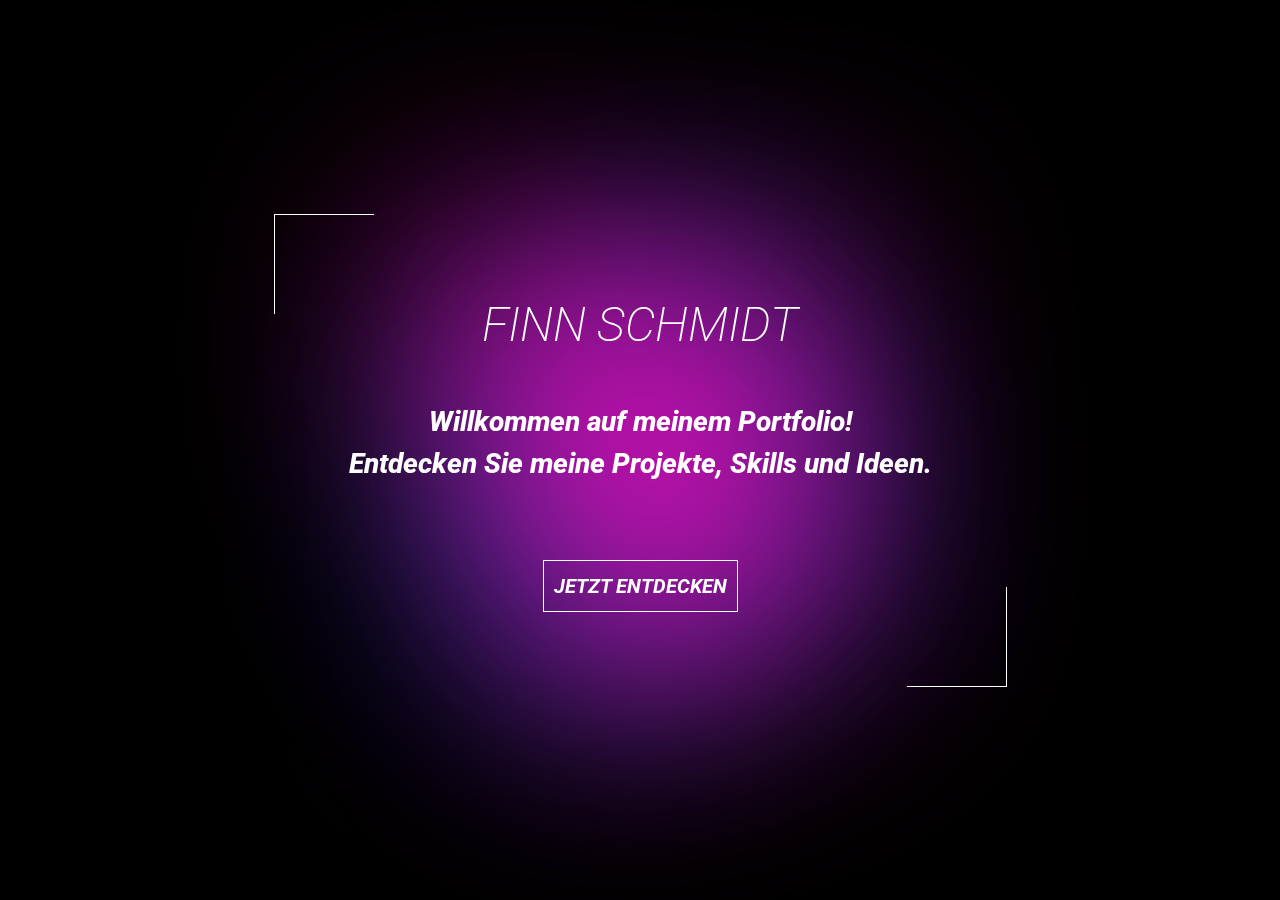
<file: index.html>
<!DOCTYPE html>
<html lang="de">
<head>
    <meta charset="UTF-8">
    <meta name="viewport" content="width=device-width, initial-scale=1.0">
    <title>Portfolio</title>
    <link rel="stylesheet" href="./Assets/reset.css">
    <link rel="stylesheet" href="./Assets/base.css">
    <link rel="stylesheet" href="./styles.css">
</head>
<body>
    <main>
        <div class="wrapper-fully-centered forground-wrapper">
            <div class="content-container">
                <div class="uper-corner"></div>
                <h1>FINN SCHMIDT</h1>
                <p>Willkommen auf meinem Portfolio! <br>
                    Entdecken Sie meine Projekte, Skills und Ideen.</p>
                <a href="./Pages/Homepage/index.html">
                    <button class="button-style" type="button">JETZT ENTDECKEN</button>
                </a>
                <div class="lower-corner"></div>
            </div>
        </div>
        <div class="wrapper-fully-centered background-wrapper">
            <div class="background-container">
                <img class="background-img-1" src="./Assets/form-1.svg">
                <img class="background-img-2" src="./Assets/form-2.svg">
                <img class="background-img-3" src="./Assets/form-3.svg">
            </div>
        </div>
    </main>
</body>
</html>
</file>
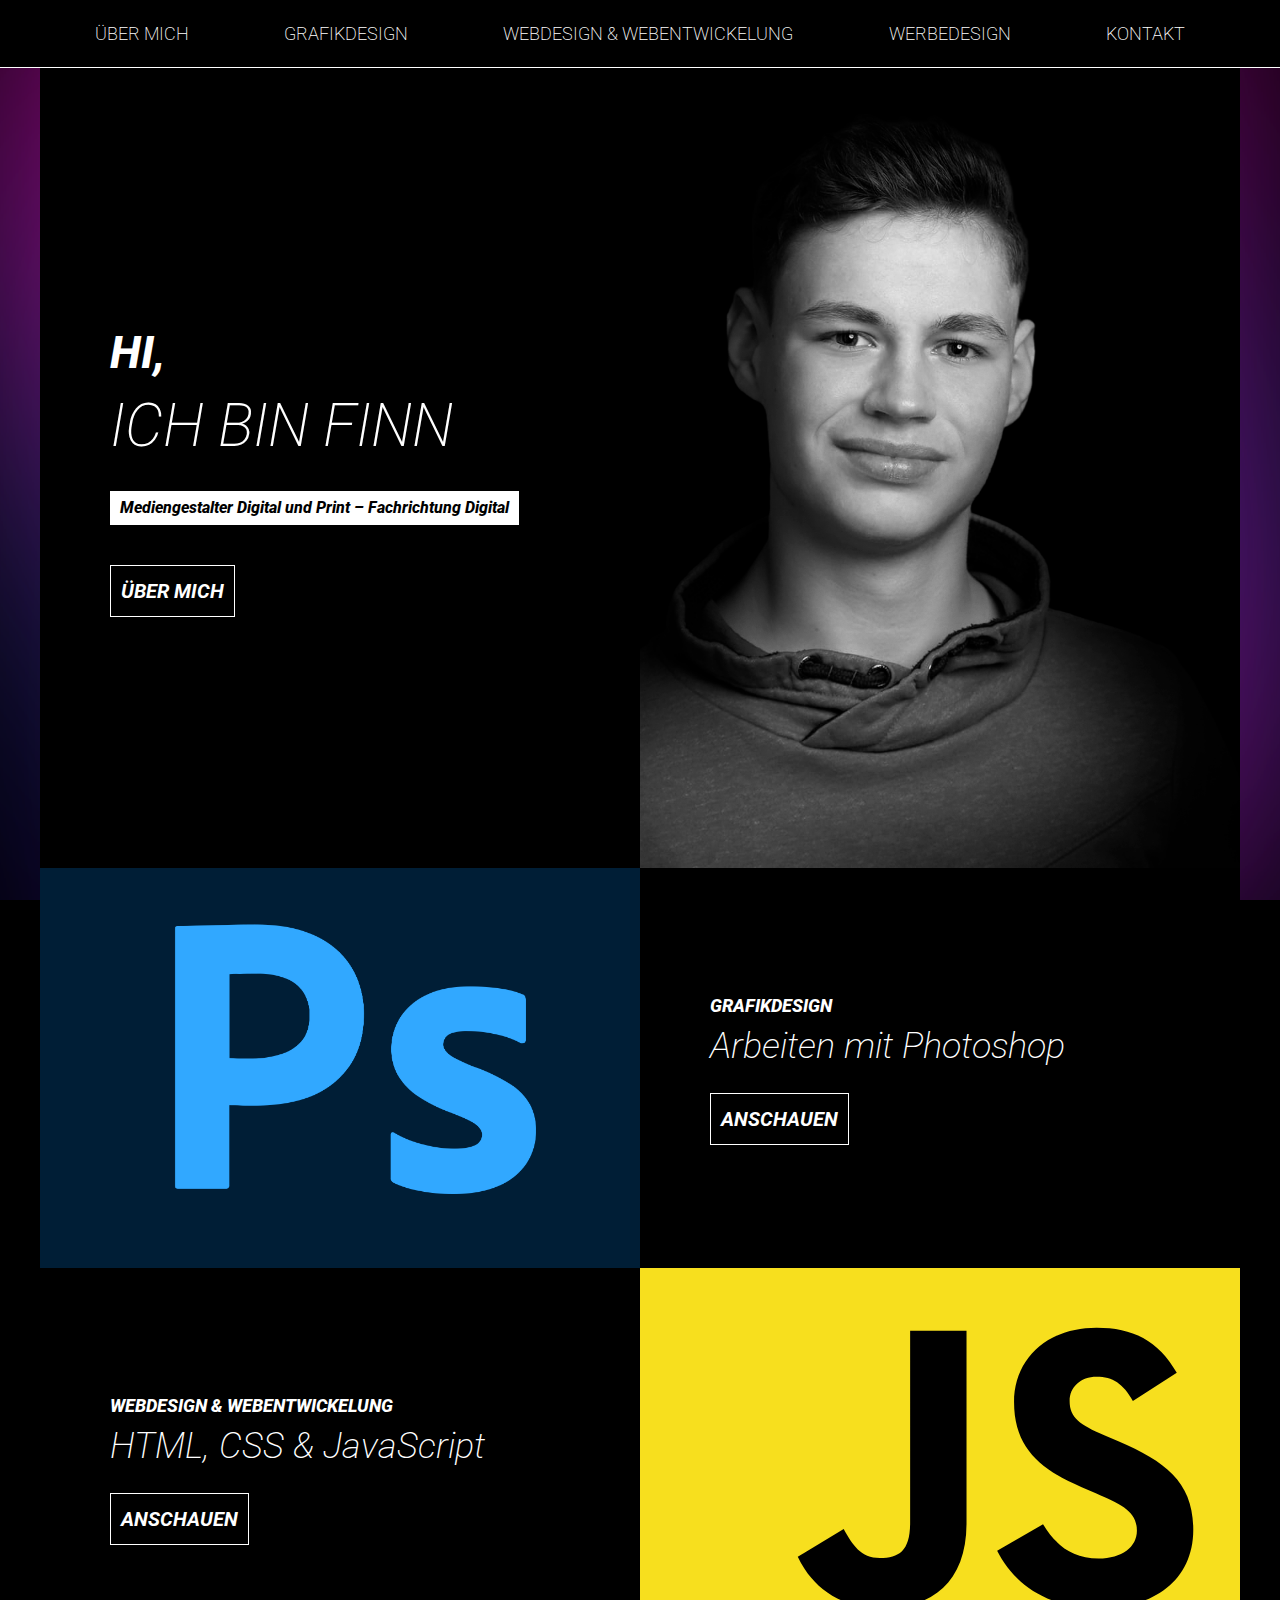
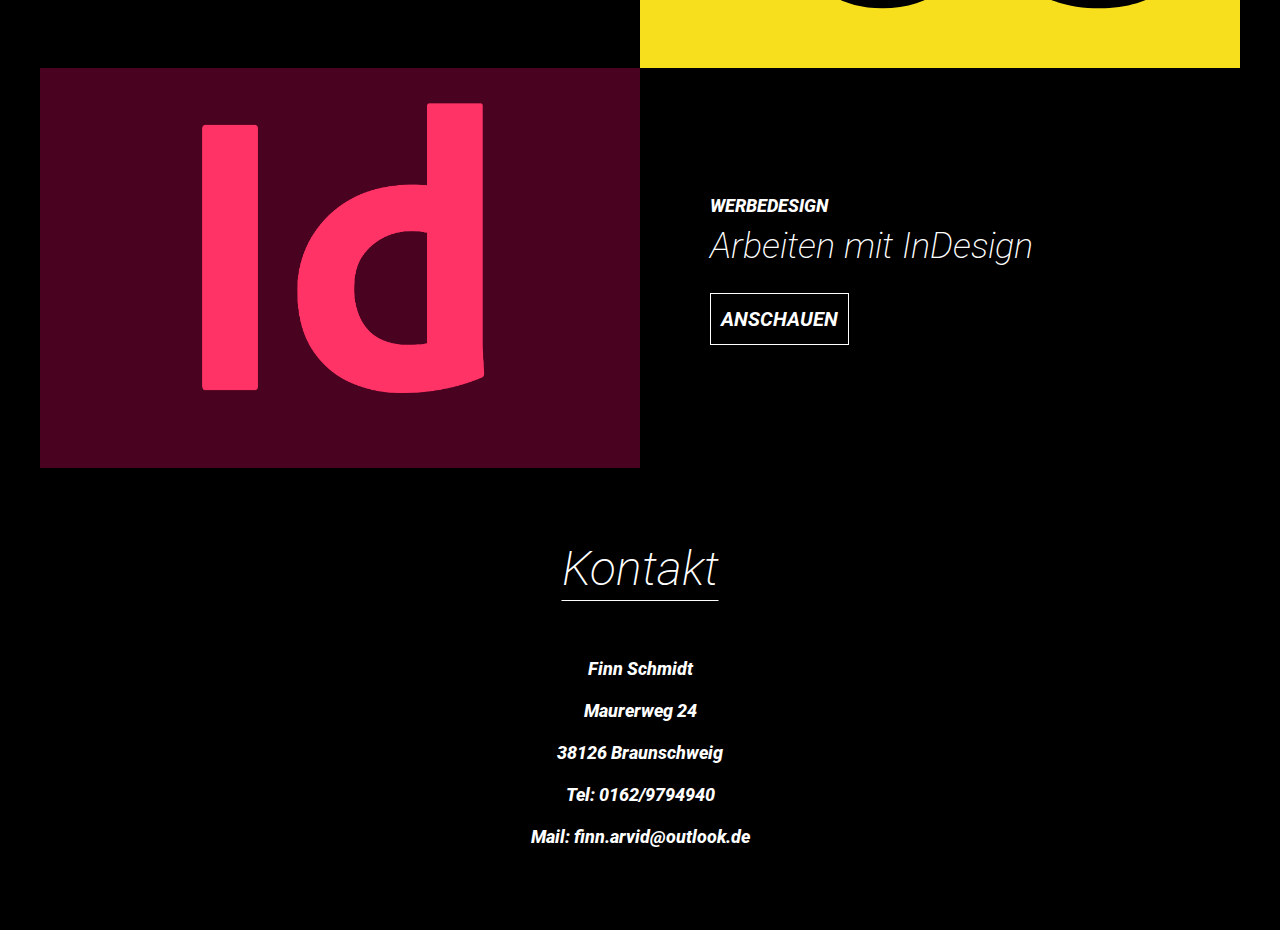
<file: Pages/Homepage/index.html>
<!DOCTYPE html>
<html lang="de">
<head>
    <meta charset="UTF-8">
    <meta name="viewport" content="width=device-width, initial-scale=1.0">
    <title>Portfolio</title>
    <link rel="stylesheet" href="../../Assets/reset.css">
    <link rel="stylesheet" href="../../Assets/base.css">
    <link rel="stylesheet" href="./styles.css">
    <script src="../../Assets/index.js" type="module"></script>
</head>
<body>
    <header>
        <div class="header-content">
            <a href="">ÜBER MICH</a>
            <a href="../Slider/Slider-Photoshop/index.html">GRAFIKDESIGN</a>
            <a href="">WEBDESIGN & WEBENTWICKELUNG</a>
            <a href="">WERBEDESIGN</a>
            <a href="">KONTAKT</a>
        </div>
        <!--header-drag-area und menü-icon sind notwendig für header-mobile-view.js-->
        <div class="header-drag-area">
            <div class="icon-container">
                <img class="menu-icon" src="../../Assets/menu-icon.svg" draggable="false">
                <img class="arrow" src="../../Assets/arrow.svg" draggable="false">
            </div>
        </div>
    </header>
    <main>
        <div class="wrapper-horizontal-centered forground-wrapper">
            <div class="content-container">
                <div class="content-grid">
                    <div class="item-1">
                        <h1>
                            HI,
                        </h1>
                        <h1>
                            ICH BIN FINN
                        </h1>
                        <div>
                            <h2>
                                Mediengestalter Digital und Print – Fachrichtung Digital
                            </h2>
                        </div>
                        <button class="button-style">ÜBER MICH</button>
                    </div>
                    <div class="item-2">
                        <img src="../../Assets/portrait-sw.png">
                    </div>
                    <div class="item-3">
                        <img src="../../Assets/photoshop-logo.png">
                    </div>
                    <div class="item-4">
                        <div>
                            <h2>GRAFIKDESIGN</h2>
                            <p>Arbeiten mit Photoshop</p>
                            <a href="../Slider/Slider-Photoshop/index.html">
                                <button class="button-style">ANSCHAUEN</button>
                            </a>
                        </div>
                    </div>
                    <div class="item-5">
                        <div>
                            <h2>WEBDESIGN & WEBENTWICKELUNG</h2>
                            <p>HTML, CSS & JavaScript</p>
                            <button class="button-style">ANSCHAUEN</button>
                        </div>
                    </div>
                    <div class="item-6">
                        <img src="../../Assets/javascript-logo.svg">
                    </div>
                    <div class="item-7">
                        <img src="../../Assets/indesign-logo.png">
                    </div>
                    <div class="item-8">
                        <div>
                            <h2>WERBEDESIGN</h2>
                            <p>Arbeiten mit InDesign</p>
                            <button class="button-style">ANSCHAUEN</button>
                        </div>
                    </div>
                </div>
                <div class="contact-container">
                    <h2>Kontakt</h2>
                    <p>Finn Schmidt</p>
                    <p>Maurerweg 24</p>
                    <p>38126 Braunschweig</p>
                    <p>Tel: 0162/9794940</p>
                    <p>Mail: finn.arvid@outlook.de</p>
                </div>
            </div>
        </div>
        <!--Hintergrund-->
        <div class="wrapper-fully-centered background-wrapper">
            <div class="background-container background-container-full-vw">
                <img class="background-img-1" src="../../Assets/form-1.svg">
                <img class="background-img-2" src="../../Assets/form-2.svg">
                <img class="background-img-3" src="../../Assets/form-3.svg">
            </div>
        </div>
    </main>
</body>
</html>
</file>
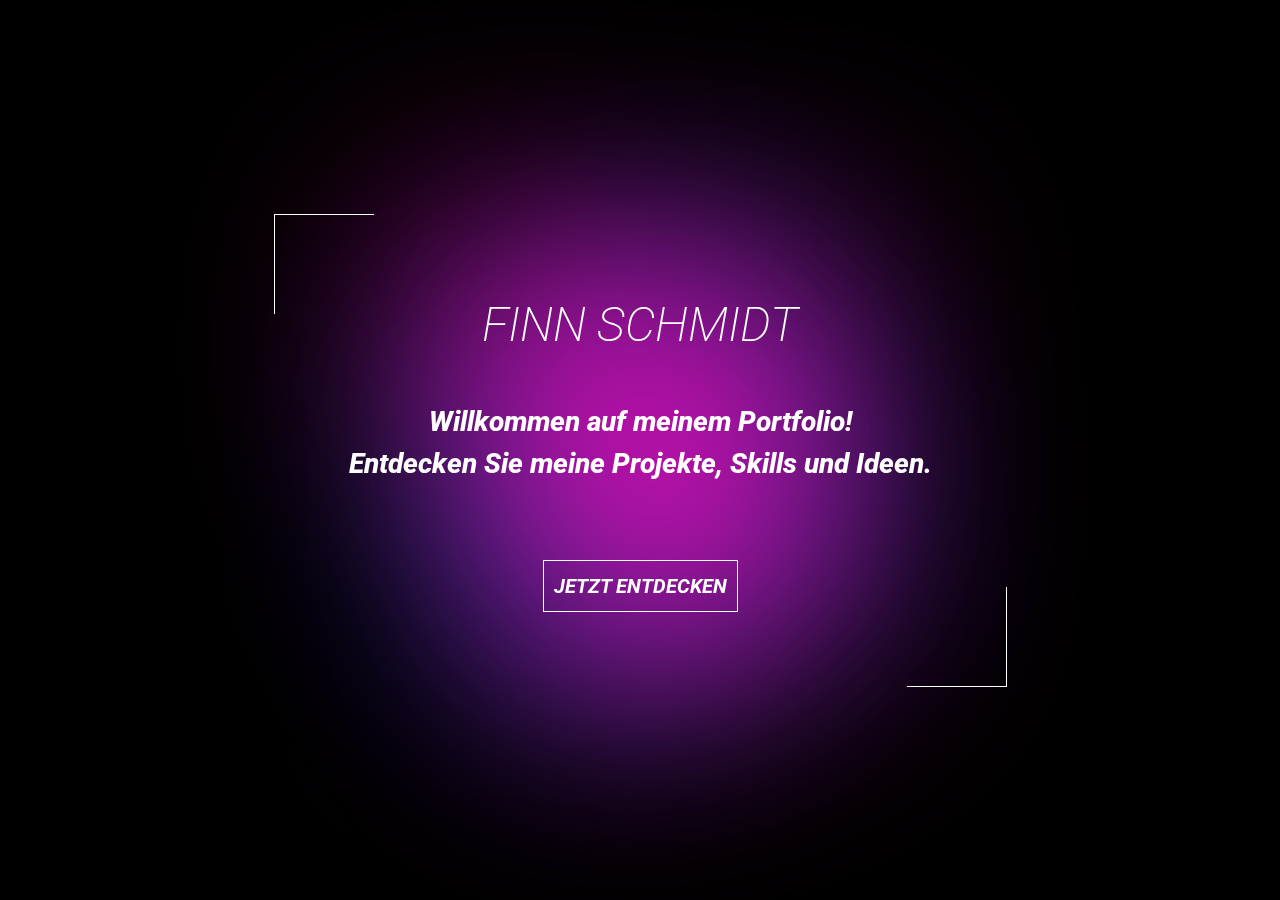
<file: Pages/Splash-Screen/index.html>
<!DOCTYPE html>
<html lang="de">
<head>
    <meta charset="UTF-8">
    <meta name="viewport" content="width=device-width, initial-scale=1.0">
    <title>Portfolio</title>
    <link rel="stylesheet" href="../../Assets/reset.css">
    <link rel="stylesheet" href="../../Assets/base.css">
    <link rel="stylesheet" href="./styles.css">
</head>
<body>
    <main>
        <div class="wrapper-fully-centered forground-wrapper">
            <div class="content-container">
                <div class="uper-corner"></div>
                <h1>FINN SCHMIDT</h1>
                <p>Willkommen auf meinem Portfolio! <br>
                    Entdecken Sie meine Projekte, Skills und Ideen.</p>
                <a href="../Homepage/index.html">
                    <button class="button-style" type="button">JETZT ENTDECKEN</button>
                </a>
                <div class="lower-corner"></div>
            </div>
        </div>
        <!--Hintergrund-->
        <div class="wrapper-fully-centered background-wrapper">
            <div class="background-container">
                <img class="background-img-1" src="../../Assets/form-1.svg">
                <img class="background-img-2" src="../../Assets/form-2.svg">
                <img class="background-img-3" src="../../Assets/form-3.svg">
            </div>
        </div>
    </main>
</body>
</html>
</file>
<file: Assets/base.css>
@import url('https://fonts.googleapis.com/css2?family=Roboto:ital,wght@0,100..900;1,100..900&display=swap');

:root {
  --full-page-width: 1200px;
  --first-prime-color: #ffffff;
  --second-prime-color: #000000;
  --hover-color: #d4d4d4;
  --header-icon-size: 40px;
  --padding-sides: 70px;
  --header-full-height: 1; /*Variablen Inhalt wird per header-height.js generiert*/
}

@media (max-width: 750px) {
  :root {
    --padding-sides: 25px;
  }
}

@keyframes slide-in {
  from {
    opacity: 0;
    transform: translateY(30px);
  }

  to {
    opacity: 100;
    transform: translateY(0px);
  }
}

@keyframes fade-in {
  from {
    opacity: 0;
  }

  to {
    opacity: 100;
  }
}

body {
  width: 100%;
  min-height: 100vh;
  font-family: "Roboto", sans-serif;
  font-size: 18px;
  font-weight: medium;
  font-style: normal;
  background-color: var(--second-prime-color);
}

header {
  height: auto;
  width: 100%;
  background-color: var(--second-prime-color);
  border-bottom: solid 1px var(--first-prime-color);
  padding: 20px calc((100vw - var(--full-page-width)) / 2) 20px calc((100vw - var(--full-page-width)) / 2);
  position: fixed;
  top: 0;
  z-index: 2;
}

.header-content{
  display: flex;
  justify-content: space-evenly;
  align-items: center;
  gap: 40px;
  flex-wrap: wrap;
}

.header-content a{
  z-index: 1;
  text-decoration: none;
  font-weight: 200;
  transition: color 0.3s;
}

.header-content a:hover{
  color: var(--hover-color);
}

.icon-container {
  width: 50px;
  aspect-ratio: 1 / 1;
  display: none;
}

.menu-icon {
  width: var(--header-icon-size);
  display: block;
  user-select: none;
  -webkit-user-drag: none;
  -moz-user-select: none;
  -ms-user-select: none;
  animation-name: fade-in;
  animation-duration: 0.5s;

}

.arrow {
  width: calc(var(--header-icon-size) - 6px);
  display: none;
  user-select: none;
  -webkit-user-drag: none;
  -moz-user-select: none;
  -ms-user-select: none;
  animation-name: fade-in;
  animation-duration: 0.5s;

}

.rotate180deg {
  transform: rotate(180deg);
}

@media (max-width: 750px) {
  header {
    padding-bottom: 0;
  }

  .header-drag-area {
    height: 60px;
    display: flex;
    justify-content: center;
    align-items: center;
  }

  .header-content {
    padding: 30px 0 20px 0;
    align-items: center;
    flex-direction: column;
    margin-bottom: 10px;
  }
  
  .icon-container {
    display: flex;
    justify-content: center;
    align-items: center;
    
  }

  @media (hover: hover) {
    .icon-container:hover .menu-icon {
      display: none;
    }

    .icon-container:hover .arrow {
      display: block;
    }
  }
}

main{
  width: 100%;
  min-height: 100vh;
}

hr {
  background-color: var(--first-prime-color);
  border: none;
  height: 1px;
  margin: 0;
  padding: 0;
}

h1, h2, h3, h4, h5, h6 {
  color: var(--first-prime-color);
}

p {
  color: var(--first-prime-color);
}

a {
  color: var(--first-prime-color);
}

.wrapper-horizontal-centered {
  width: 100%;
  display: flex;
  justify-content: center;
}

.wrapper-fully-centered {
  height: 100vh;
  width: 100%;
  display: flex;
  justify-content: center;
  align-items: center;
}

.forground-wrapper {
    position: relative;
}

.background-wrapper {
    position: fixed;
    z-index: 0;
    top: 0;
    overflow: hidden;
}

.background-container {
    width: 50%;
    height: 50%;
    max-width: 1000px;
    max-height: 1000px;
    position: relative;
}

.background-container .background-img-1, 
.background-container .background-img-2,
.background-container .background-img-3 {
    width: 100%;
    height: 100%;
    filter: blur(120px);
    position: absolute;
    animation-duration: 7.5s;
    animation-iteration-count: infinite;
    user-select: none;
    pointer-events: none;
}

.background-container-full-vw{
    width: var(--full-page-width);
    height: var(--full-page-width);
    max-width: var(--full-page-width);
    max-height: var(--full-page-width);
    min-width: var(--full-page-width);
    min-height: var(--full-page-width);
}

.background-container-full-vw .background-img-1, 
.background-container-full-vw .background-img-2,
.background-container-full-vw .background-img-3 {
    filter: blur(200px);
}

.background-img-1 {
    animation-name: animation-img-1;
}

.background-img-2 {
    animation-name: animation-img-2;
}

.background-img-3 {
    animation-name: animation-img-3;
}

@keyframes animation-img-1 {
  0%   {top: 0; left: 0; transform: rotate(0deg);}
  25%  {top: 30px; left: 10px; transform: rotate(20deg);}
  50%  {top: -10px; left: 20px; transform: rotate(40deg);}
  75%  {top: -100px; left: 100px; transform: rotate(60deg);}
  100% {top: 0; left: 0; transform: rotate(0deg);}
}

@keyframes animation-img-2 {
  0%   {top: 0; left: 0; transform: rotate(0deg);}
  25%  {top: 20px; left: -30px; transform: rotate(-10deg);}
  50%  {top: 100px; left: -100px; transform: rotate(-20deg);}
  75%  {top: -20px; left: 10px; transform: rotate(-30deg);}
  100% {top: 0; left: 0; transform: rotate(-0deg);}
}

@keyframes animation-img-3 {
  0%   {top: 0; left: 0; transform: rotate(0deg);}
  25%  {top: -50px; left: 20px; transform: rotate(10deg);}
  50%  {top: -20px; left: -50px; transform: rotate(20deg);}
  75%  {top: 40px; left: -100px; transform: rotate(30deg);}
  100% {top: 0; left: 0; transform: rotate(-0deg);}
}

@media (max-width: 950px) {
    .background-container {
        width: 75%;
        height: 75%;   
    }
}

@media (max-width: 500px) {
    .background-container .background-img-1, 
    .background-container .background-img-2,
    .background-container .background-img-3 {
        filter: blur(75px);
    }
}

.button-style {
  color: var(--first-prime-color);
  background-color: #ffffff00;
  border: 1px solid var(--first-prime-color);
  padding: 10px;
  font-style: italic;
  font-weight: 700;
  font-size: 20px;
  cursor: pointer;
  transition: box-shadow 0.3s, transform 0.3s;
}

.button-style:hover{
  box-shadow: 
        0px 0px 10px var(--first-prime-color),
        inset 0px 0px 10px var(--first-prime-color);
}
</file>
<file: styles.css>
.content-container {
    z-index: 1;
    display: flex;
    justify-content: center;
    align-items: center;
    flex-direction: column;
    width: auto;
    height: auto;
    position: absolute;
    padding: 75px 75px 75px 75px; 
    margin: 20px;
    animation-name: slide-in;
    animation-duration: 1s;
}

.content-container h1{
    font-style: italic;
    font-weight: 200;
    text-align: center;
    margin-bottom: 40px;
    font-size: 48px;
}

.content-container p{
    text-align: center;
    font-style: italic;
    font-size: 28px;
    font-weight: 800;
    margin-bottom: 75px;
}

.content-container .uper-corner,
.content-container .lower-corner {
    width: 100px;
    height: 100px;
    position: absolute;
}

.content-container .uper-corner {
    border-top: 1px solid var(--first-prime-color);
    border-left: 1px solid var(--first-prime-color);
    top: 0;
    left: 0;
}

.content-container .lower-corner {
    border-bottom: 1px solid var(--first-prime-color);
    border-right: 1px solid var(--first-prime-color);
    bottom: 0;
    right: 0;
}

@media (max-width: 750px) {
    .content-container {
        padding: 75px 35px 75px 35px; 
    }
}
</file>
<file: Pages/Homepage/styles.css>
.content-container {
    z-index: 1;
    width: 100%;
    height: auto;
    max-width: var(--full-page-width);
    background-color: var(--second-prime-color);
    position: relative;
    padding-top: var(--header-full-height);
}

.content-grid {
    display: grid;
    grid-template-columns: repeat(2, 1fr);
    grid-auto-rows: 400px;
    animation-name: slide-in;
    animation-duration: 1s;  
}

.item-1,
.item-4,
.item-5,
.item-8 {
    padding: 25px var(--padding-sides) 25px var(--padding-sides);
    display: flex;
    justify-content: center;
    flex-direction: column;
}

.item-2 img,
.item-3 img,
.item-6 img,
.item-7 img {
    height: 100%;
    width: 100%;
    object-fit: cover;
    overflow: hidden;
}

.item-4 h2,
.item-5 h2,
.item-8 h2 {
    font-style: italic;
    font-weight: 800;
    font-size: 18px;
}

.item-4 hr,
.item-5 hr,
.item-8 hr {
    margin: 15px 0 10px 0;
}

.item-4 hr {
    width: 38%;
}

.item-5 hr{
    width: 85%;
}

.item-8 hr{
    width: 37%;
}

.item-4 p,
.item-5 p,
.item-8 p {
    font-style: italic;
    font-weight: 200;
    font-size: 36px;
    margin-bottom: 20px;
}

.item-1{
    display: flex;
    justify-content: center;
    align-items: start;
    flex-direction: column;
}

.item-1 h1:first-child{
    font-size: 45px;
    font-weight: 800;
    font-style: italic;
    margin-bottom: -5px;
}

.item-1 h1:nth-child(2){
    font-size: 60px;
    font-weight: 200;
    font-style: italic;
    margin-bottom: 20px;
}

.item-1 div {
    background-color: var(--first-prime-color);
    padding: 5px 10px 5px 10px;
    margin-bottom: 40px;
}

.item-1 div h2{
    font-size: 16px;
    font-weight: 800;
    font-style: italic;
    color: var(--second-prime-color);
}

.contact-container {
    height: auto;
    width: 100%;
    display: flex;
    align-items: center;
    flex-direction: column;
    padding: 65px 0 65px 0;
    animation-name: slide-in;
    animation-duration: 1s;  
}

.contact-container h2 {
    font-size: 48px;
    font-weight: 200;
    font-style: italic;
    text-decoration: underline;
    text-underline-offset: 15px;
    text-decoration-thickness: 1px;
    margin-bottom: 50px;
}

.contact-container p {
    margin-bottom: 15px;
    font-size: 18px;
    font-weight: 800;
    font-style: italic;
}

@media (max-width: 750px) {
    .content-grid {
        display: grid;
        grid-template-columns: repeat(1, 1fr);
        grid-auto-rows: 400px;
        grid-template-areas:
            "item-2"
            "item-1"
            "item-3"
            "item-4"
            "item-6"
            "item-5"
            "item-7"
            "item-8";  
    }

    .item-1 { grid-area: item-1; }
    .item-2 { grid-area: item-2; }
    .item-3 { grid-area: item-3; }
    .item-4 { grid-area: item-4; }
    .item-5 { grid-area: item-5; }
    .item-6 { grid-area: item-6; }
    .item-7 { grid-area: item-7; }
    .item-8 { grid-area: item-8; }

    .item-1 h1:first-child{
        font-size: 36px;
    }

    .item-1 h1:nth-child(2){
        font-size: 42px;
    }

    .item-1 div {
    }

    .item-1 div h2{
    }

    .item-1,
    .item-4,
    .item-5,
    .item-8 {
        padding-top: 25px;
        padding-bottom: 25px;
        display: flex;
        justify-content: center;
        flex-direction: column;
    }

    .contact-container {
        padding: 25px 0 65px 0;
    }
}

@media (min-width: 750px) {
    .item-1 {
        grid-area: 1 / 1 / 3 / 2;    
    }

    .item-2 {
        grid-area: 1 / 2 / 3 / 3;  
    }
}
</file>
<file: Pages/Splash-Screen/styles.css>
.content-container {
    z-index: 1;
    display: flex;
    justify-content: center;
    align-items: center;
    flex-direction: column;
    width: auto;
    height: auto;
    position: absolute;
    padding: 75px 75px 75px 75px; 
    margin: 20px;
    animation-name: slide-in;
    animation-duration: 1s;
}

.content-container h1{
    font-style: italic;
    font-weight: 200;
    text-align: center;
    margin-bottom: 40px;
    font-size: 48px;
}

.content-container p{
    text-align: center;
    font-style: italic;
    font-size: 28px;
    font-weight: 800;
    margin-bottom: 75px;
}

.content-container .uper-corner,
.content-container .lower-corner {
    width: 100px;
    height: 100px;
    position: absolute;
}

.content-container .uper-corner {
    border-top: 1px solid var(--first-prime-color);
    border-left: 1px solid var(--first-prime-color);
    top: 0;
    left: 0;
}

.content-container .lower-corner {
    border-bottom: 1px solid var(--first-prime-color);
    border-right: 1px solid var(--first-prime-color);
    bottom: 0;
    right: 0;
}

@media (max-width: 750px) {
    .content-container {
        padding: 75px 35px 75px 35px; 
    }
}
</file>
